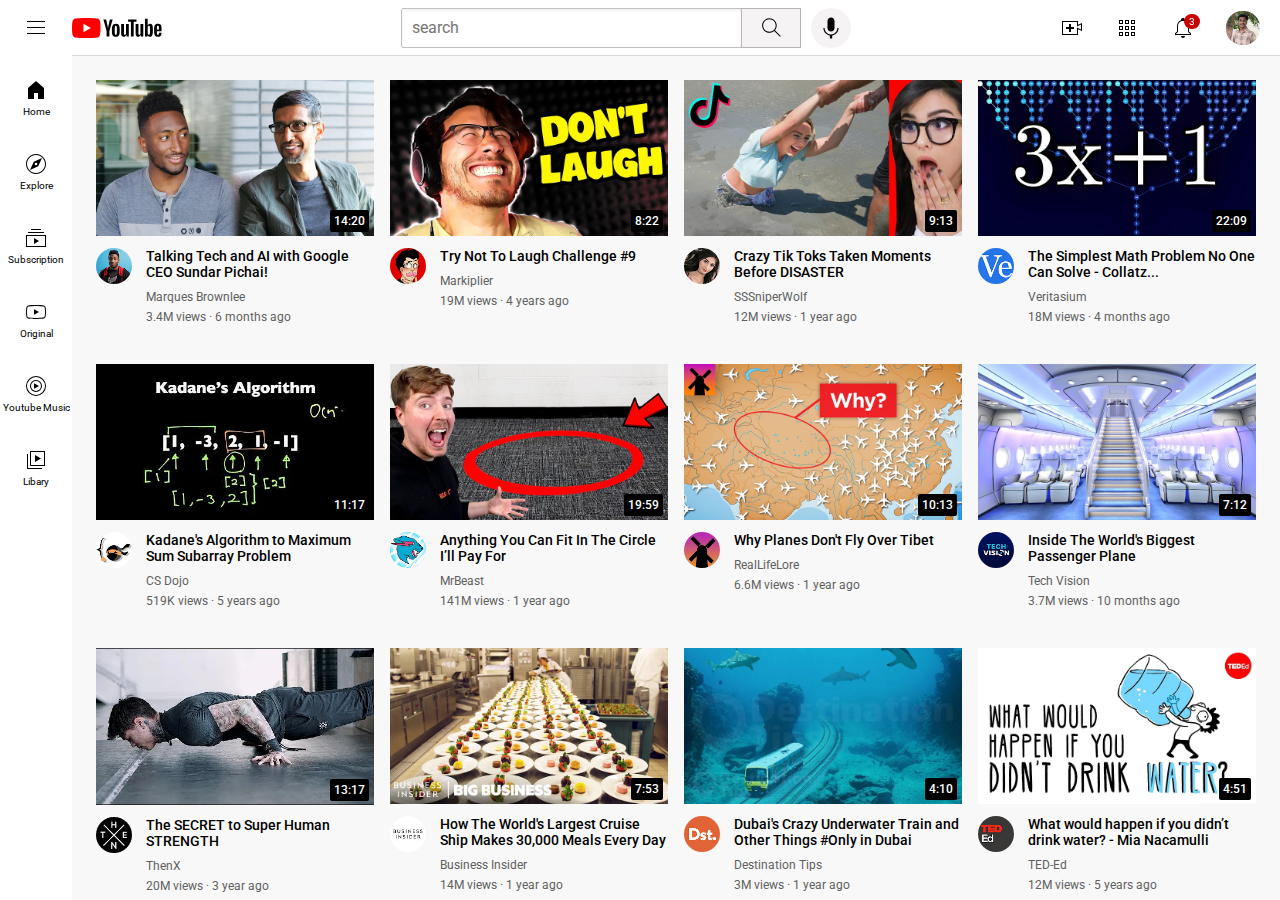
<file: index.html>
<!DOCTYPE html>
<html>
<!--hello there , I am Akshay-->
<head>

  <title>Youtube.com</title>
  <link rel="preconnect" href="https://fonts.googleapis.com">
  <link rel="preconnect" href="https://fonts.gstatic.com" crossorigin>
  <link href="https://fonts.googleapis.com/css2?family=Roboto:ital,wght@0,100..900;1,100..900&display=swap"
    rel="stylesheet">

    <link rel="stylesheet" href="style/header.css">
    <link rel="stylesheet" href="style/genral.css">
    <link rel="stylesheet" href="style/video.css">
    <link rel="stylesheet" href="style/sidebar.css">
</head>

<body>
  <div class="header">
    <div class="left">
      <img  class="burger"  src="YouTube Exercise_files/hamburger-menu.svg">
      <img class="youtubelogo" src="YouTube Exercise_files/youtube-logo.svg">
    </div>
    <div class="middle">
      <input class="search" type="text" placeholder="search">
      <button class="search-button"><img class="searchicon" src="YouTube Exercise_files/search.svg">
         <div class="tooltip">Search </div>
      </button>
      <button class="voice-search"><img voiceicon src="YouTube Exercise_files/voice-search-icon.svg"
        ><div class="tooltip">Search with your voice </div>
      </button>
    </div>
    <div class="right">
      <div class="upload-icon">
        <img class="upload" src="YouTube Exercise_files/upload.svg">
        <div class="tooltip">Create </div>
      </div>
      <div class="app-icon">
        <img class="app" src="YouTube Exercise_files/youtube-apps.svg">
        <div class="tooltip">Youtube Apps </div>
      </div>
      
      <div class="bell-notification">
        <div class="bell-icon">
          <img class="bell" src="YouTube Exercise_files/notifications.svg">
          <div class="tooltip">Notification </div>
        </div>
        <div class="notification-count" >3</div>
      </div>
      <div class="mychannel-icon">
        <img class="mychannel" src="YouTube Exercise_files/my-channel.jpg">
      </div>
        
        
      
    </div>
  </div>
  <div class="sidebar">
    <div class="sidebar-link">
      <img src="YouTube Exercise_files/home.svg">
      <div>Home</div>
    </div>
    <div class="sidebar-link">
      <img src="YouTube Exercise_files/explore.svg">
      <div>Explore</div>
    </div>
    <div class="sidebar-link">
      <img src="YouTube Exercise_files/subscriptions.svg">
      <div>Subscription</div>
    </div>
    <div class="sidebar-link">
      <img src="YouTube Exercise_files/originals.svg">
      <div>Original</div>
    </div>
    <div class="sidebar-link">
      <img src="YouTube Exercise_files/youtube-music.svg">
      <div>Youtube Music</div>
    </div>
    <div class="sidebar-link">
      <img src="YouTube Exercise_files/library.svg">
      <div>Libary</div>
    </div>
  </div>

<div class="video-grid">
      <div class="video-preview">
        <div class="thumbnail-row">
            <a href="https://www.youtube.com/c/mkbhd">
              <img class="img1" src="YouTube Exercise_files/thumbnail-1.webp">
            </a> 
        <div class="video-time">14:20</div>    
        </div>
        <div class="video-info-grid">
              <div class="channel">
                <a href="https://www.youtube.com/c/mkbhd">
                  <img class="image" src="YouTube Exercise_files/channel-1.jpeg">
                </a> 
              </div>
                  <div class="video-info">
                    <p class="context">
                        Talking Tech and AI with Google CEO Sundar Pichai!
                    </p>
                    <p class="author">
                          Marques Brownlee
                      </p>
                    <p  class="views">
                          3.4M views &#183 6 months ago
                    </p>
                  </div>

        </div>

      </div>

    <div class="video-preview">
      <div class="thumbnail-row">
        <a href="https://www.youtube.com/watch?v=mP0RAo9SKZk">
          <img class="img1" src="YouTube Exercise_files/thumbnail-2.webp">
        </a>
        <div class="video-time">8:22</div>  
      </div>
        <div class="video-info-grid">
            <div class="channel">
              <a href="https://www.youtube.com/c/markiplier">
                <img class="image" src="YouTube Exercise_files/channel-2.jpeg">
              </a>
            </div>
            <div class="video-info">
              <p class="context">
              Try Not To Laugh Challenge #9
              </p>

              <p class="author">
              Markiplier
              </p>

              <p  class="views">
                19M views &#183 4 years ago
              </p>
            </div>

      </div>

    </div>

    <div class="video-preview">
      <div class="thumbnail-row">
         <a href="https://www.youtube.com/watch?v=FgjPQQeTh1w">
          <img class="img1" src="YouTube Exercise_files/thumbnail-3.webp">
        </a>
        <div class="video-time">9:13</div> 
      </div>
        <div class="video-info-grid">
            <div class="channel">
              <a href="https://www.youtube.com/user/SSSniperWolf">
                <img class="image" src="YouTube Exercise_files/channel-3.jpeg">
              </a>
            </div>
            <div class="video-info">
            <p class="context">
               Crazy Tik Toks Taken Moments Before DISASTER
            </p>

            <p class="author">
              SSSniperWolf
              </p>

            <p  class="views">
              12M views · 1 year ago
              </p>
            </div>

      </div>

    </div>

    <div class="video-preview">
      <div class="thumbnail-row">
         <a href="https://www.youtube.com/watch?v=094y1Z2wpJg">
          <img class="img1" src="YouTube Exercise_files/thumbnail-4.webp">
        </a>
        <div 
        class="video-time">22:09</div> 
        </div>
        <div class="video-info-grid">
            <div class="channel">
              <a href="https://www.youtube.com/c/veritasium">
                <img class="image" src="YouTube Exercise_files/channel-4.jpeg">
              </a>
            </div>
            <div class="video-info">
            <p class="context">
              The Simplest Math Problem No One Can Solve - Collatz...
            </p>

            <p class="author">
              Veritasium

              </p>

            <p  class="views">
              18M views · 4 months ago
              </p>
            </div>

      </div>

    </div>

    <div class="video-preview">
    <div class="thumbnail-row">
       <a href="https://www.youtube.com/watch?v=86CQq3pKSUw">
          <img class="img1" src="YouTube Exercise_files/thumbnail-5.webp">
        </a>
      <div class="video-time">11:17</div> 
     </div>
      <div class="video-info-grid">
          <div class="channel">
            <a href="https://www.youtube.com/c/CSDojo">
                <img class="image" src="YouTube Exercise_files/channel-5.jpeg">
            </a>
          </div>
          <div class="video-info">
          <p class="context">
            Kadane's Algorithm to Maximum Sum Subarray Problem
          </p>

          <p class="author">
            CS Dojo
            </p>

          <p  class="views">
            519K views · 5 years ago
            </p>
          </div>

    </div>

    </div>

    <div class="video-preview">
    <div class="thumbnail-row">
       <a href="https://www.youtube.com/watch?v=yXWw0_UfSFg">
          <img class="img1" src="YouTube Exercise_files/thumbnail-6.webp">
        </a>
      <div class="video-time">19:59</div> 
    </div>
      <div class="video-info-grid">
          <div class="channel">
            <a href="https://www.youtube.com/channel/UCX6OQ3DkcsbYNE6H8uQQuVA">
                <img class="image" src="YouTube Exercise_files/channel-6.jpeg">
            </a>
          </div>
          <div class="video-info">
          <p class="context">
            Anything You Can Fit In The Circle I’ll Pay For
          </p>

          <p class="author">
            MrBeast
            </p>

          <p  class="views">
            141M views · 1 year ago
            </p>
          </div>

    </div>

    </div>

    <div class="video-preview">
    <div class="thumbnail-row">
       <a href="https://www.youtube.com/watch?v=fNVa1qMbF9Y">
          <img class="img1" src="YouTube Exercise_files/thumbnail-7.webp">
        </a>
      <div class="video-time">10:13</div> 
    </div>
      <div class="video-info-grid">
          <div class="channel">
            <a href="https://www.youtube.com/channel/UCP5tjEmvPItGyLhmjdwP7Ww">
                <img class="image" src="YouTube Exercise_files/channel-7.jpeg">
            </a>
          </div>
          <div class="video-info">
          <p class="context">
            Why Planes Don't Fly Over Tibet
          </p>
          <p class="author">
            RealLifeLore
            </p>

          <p  class="views">
            6.6M views · 1 year ago
            </p>
          </div>

    </div>

    </div>

    <div class="video-preview">
    <div class="thumbnail-row">
       <a href="https://www.youtube.com/channel/UCHAK6CyegY22Zj2GWrcaIxg">
          <img class="img1" src="YouTube Exercise_files/thumbnail-8.webp">
        </a>
      <div class="video-time">7:12</div> 
    </div>
      <div class="video-info-grid">
          <div class="channel">
            <a href="https://www.youtube.com/channel/UCHAK6CyegY22Zj2GWrcaIxg">
                <img class="image" src="YouTube Exercise_files/channel-8.jpeg">
            </a>
          </div>
          <div class="video-info">
          <p class="context">
            
            Inside The World's Biggest Passenger Plane
          </p>

          <p class="author">
            Tech Vision
            </p>

          <p  class="views">
            3.7M views · 10 months ago
            </p>
          </div>

    </div>

    </div>
    
    <div class="video-preview">
      <div class="thumbnail-row">
         <a href="https://www.youtube.com/c/OFFICIALTHENXSTUDIOS">
          <img class="img1" src="YouTube Exercise_files/thumbnail-9.webp">
        </a>
        <div class="video-time">13:17</div> 
        </div>
        <div class="video-info-grid">
            <div class="channel">
              <a href="https://www.youtube.com/c/OFFICIALTHENXSTUDIOS">
                <img class="image" src="YouTube Exercise_files/channel-9.jpeg">
            </a>
            </div>
            <div class="video-info">
            <p class="context">
              The SECRET to Super Human STRENGTH
            </p>
  
            <p class="author">
              ThenX
              </p>
  
            <p  class="views">
              20M views · 3 year ago
              </p>
            </div>
  
      </div>
  
      </div>
  
      <div class="video-preview">
      <div class="thumbnail-row">
         <a href="https://www.youtube.com/watch?v=R2vXbFp5C9o">
          <img class="img1" src="YouTube Exercise_files/thumbnail-10.webp">
        </a>
        <div class="video-time">7:53</div> 
      </div>
        <div class="video-info-grid">
            <div class="channel">
              <a href="https://www.youtube.com/user/businessinsider">
                <img class="image" src="YouTube Exercise_files/channel-10.jpeg">
            </a>
            </div>
            <div class="video-info">
            <p class="context">
              How The World's Largest Cruise Ship Makes 30,000 Meals Every Day
            </p>
  
            <p class="author">
              Business Insider
              </p>
  
            <p  class="views">
              14M views · 1 year ago
              </p>
            </div>
  
      </div>
  
      </div>
  
      <div class="video-preview">
      <div class="thumbnail-row">
         <a href="https://www.youtube.com/c/Destinationtips">
          <img class="img1" src="YouTube Exercise_files/thumbnail-11.webp">
        </a>
        <div class="video-time">4:10</div> 
      </div>
        <div class="video-info-grid">
            <div class="channel">
              <a href="https://www.youtube.com/c/Destinationtips">
                <img class="image" src="YouTube Exercise_files/channel-11.jpeg">
            </a>
            </div>
            <div class="video-info">
            <p class="context">
             Dubai's Crazy Underwater Train and Other Things #Only in Dubai
            </p>
            <p class="author">
              Destination Tips
              </p>
  
            <p  class="views">
              3M views · 1 year ago
              </p>
            </div>
  
      </div>
  
      </div>
  
      <div class="video-preview">
      <div class="thumbnail-row">
         <a href="https://www.youtube.com/watch?v=9iMGFqMmUFs">
          <img class="img1" src="YouTube Exercise_files/thumbnail-12.webp">
        </a>
        <div class="video-time">4:51</div> 
      </div>
        <div class="video-info-grid">
            <div class="channel">
              <a href="https://www.youtube.com/teded">
                <img class="image" src="YouTube Exercise_files/channel-12.jpeg">
              </a>
            </div>
            <div class="video-info">
            <p class="context">
              What would happen if you didn’t drink water? - Mia Nacamulli
            </p>
  
            <p class="author">
              TED-Ed
              </p>
  
            <p  class="views">
              12M views · 5 years ago
              </p>
            </div>
  
      </div>
  
      </div>
  
</div>

</body>

</html>
</file>
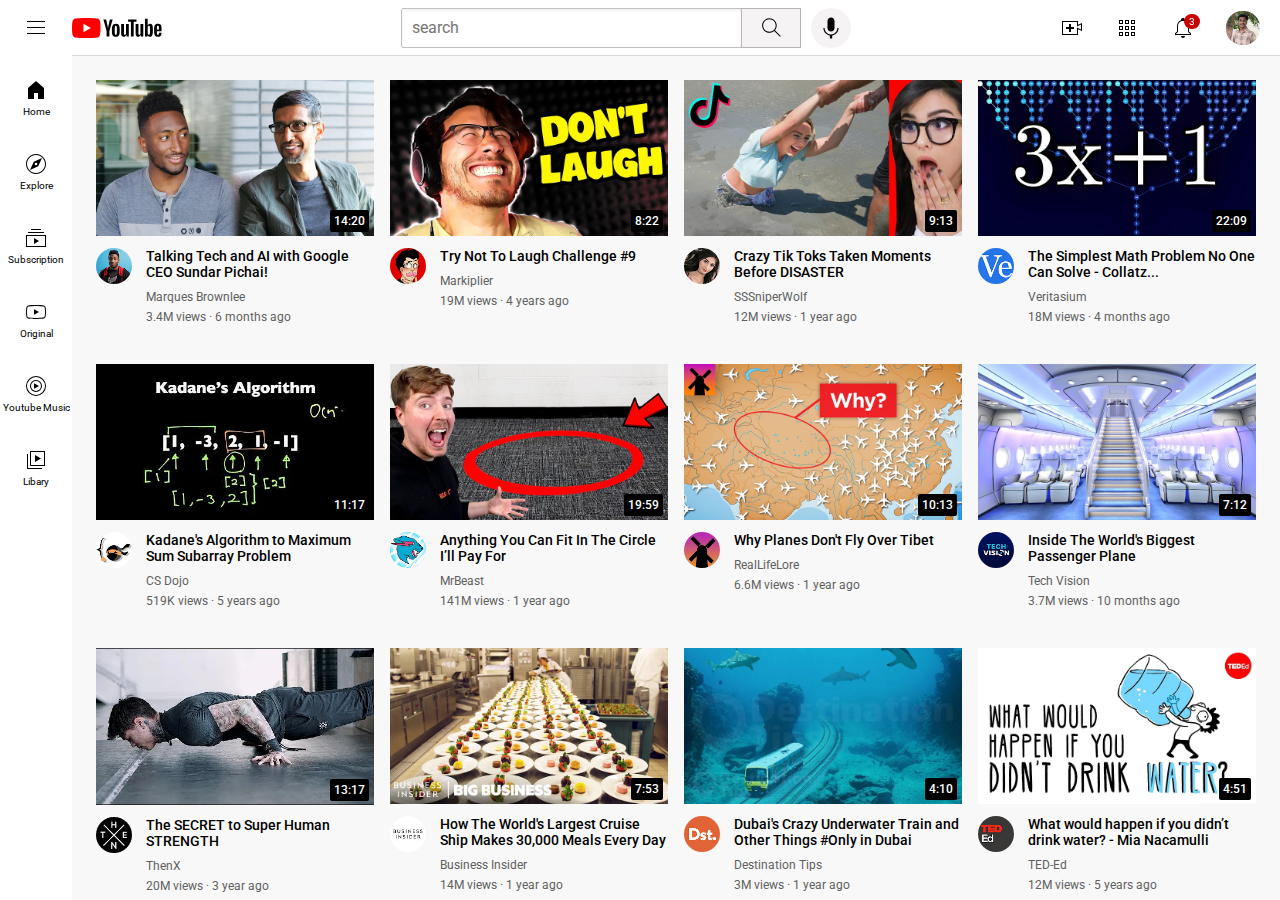
<file: youtube.html>
<!DOCTYPE html>
<html>
<!--hello there , I am Akshay-->
<head>

  <title>Youtube.com</title>
  <link rel="preconnect" href="https://fonts.googleapis.com">
  <link rel="preconnect" href="https://fonts.gstatic.com" crossorigin>
  <link href="https://fonts.googleapis.com/css2?family=Roboto:ital,wght@0,100..900;1,100..900&display=swap"
    rel="stylesheet">

    <link rel="stylesheet" href="style/header.css">
    <link rel="stylesheet" href="style/genral.css">
    <link rel="stylesheet" href="style/video.css">
    <link rel="stylesheet" href="style/sidebar.css">
</head>

<body>
  <div class="header">
    <div class="left">
      <img  class="burger"  src="YouTube Exercise_files/hamburger-menu.svg">
      <img class="youtubelogo" src="YouTube Exercise_files/youtube-logo.svg">
    </div>
    <div class="middle">
      <input class="search" type="text" placeholder="search">
      <button class="search-button"><img class="searchicon" src="YouTube Exercise_files/search.svg">
         <div class="tooltip">Search </div>
      </button>
      <button class="voice-search"><img voiceicon src="YouTube Exercise_files/voice-search-icon.svg"
        ><div class="tooltip">Search with your voice </div>
      </button>
    </div>
    <div class="right">
      <div class="upload-icon">
        <img class="upload" src="YouTube Exercise_files/upload.svg">
        <div class="tooltip">Create </div>
      </div>
      <div class="app-icon">
        <img class="app" src="YouTube Exercise_files/youtube-apps.svg">
        <div class="tooltip">Youtube Apps </div>
      </div>
      
      <div class="bell-notification">
        <div class="bell-icon">
          <img class="bell" src="YouTube Exercise_files/notifications.svg">
          <div class="tooltip">Notification </div>
        </div>
        <div class="notification-count" >3</div>
      </div>
      <div class="mychannel-icon">
        <img class="mychannel" src="YouTube Exercise_files/my-channel.jpg">
      </div>
        
        
      
    </div>
  </div>
  <div class="sidebar">
    <div class="sidebar-link">
      <img src="YouTube Exercise_files/home.svg">
      <div>Home</div>
    </div>
    <div class="sidebar-link">
      <img src="YouTube Exercise_files/explore.svg">
      <div>Explore</div>
    </div>
    <div class="sidebar-link">
      <img src="YouTube Exercise_files/subscriptions.svg">
      <div>Subscription</div>
    </div>
    <div class="sidebar-link">
      <img src="YouTube Exercise_files/originals.svg">
      <div>Original</div>
    </div>
    <div class="sidebar-link">
      <img src="YouTube Exercise_files/youtube-music.svg">
      <div>Youtube Music</div>
    </div>
    <div class="sidebar-link">
      <img src="YouTube Exercise_files/library.svg">
      <div>Libary</div>
    </div>
  </div>

<div class="video-grid">
      <div class="video-preview">
        <div class="thumbnail-row">
            <a href="https://www.youtube.com/c/mkbhd">
              <img class="img1" src="YouTube Exercise_files/thumbnail-1.webp">
            </a> 
        <div class="video-time">14:20</div>    
        </div>
        <div class="video-info-grid">
              <div class="channel">
                <a href="https://www.youtube.com/c/mkbhd">
                  <img class="image" src="YouTube Exercise_files/channel-1.jpeg">
                </a> 
              </div>
                  <div class="video-info">
                    <p class="context">
                        Talking Tech and AI with Google CEO Sundar Pichai!
                    </p>
                    <p class="author">
                          Marques Brownlee
                      </p>
                    <p  class="views">
                          3.4M views &#183 6 months ago
                    </p>
                  </div>

        </div>

      </div>

    <div class="video-preview">
      <div class="thumbnail-row">
        <a href="https://www.youtube.com/watch?v=mP0RAo9SKZk">
          <img class="img1" src="YouTube Exercise_files/thumbnail-2.webp">
        </a>
        <div class="video-time">8:22</div>  
      </div>
        <div class="video-info-grid">
            <div class="channel">
              <a href="https://www.youtube.com/c/markiplier">
                <img class="image" src="YouTube Exercise_files/channel-2.jpeg">
              </a>
            </div>
            <div class="video-info">
              <p class="context">
              Try Not To Laugh Challenge #9
              </p>

              <p class="author">
              Markiplier
              </p>

              <p  class="views">
                19M views &#183 4 years ago
              </p>
            </div>

      </div>

    </div>

    <div class="video-preview">
      <div class="thumbnail-row">
         <a href="https://www.youtube.com/watch?v=FgjPQQeTh1w">
          <img class="img1" src="YouTube Exercise_files/thumbnail-3.webp">
        </a>
        <div class="video-time">9:13</div> 
      </div>
        <div class="video-info-grid">
            <div class="channel">
              <a href="https://www.youtube.com/user/SSSniperWolf">
                <img class="image" src="YouTube Exercise_files/channel-3.jpeg">
              </a>
            </div>
            <div class="video-info">
            <p class="context">
               Crazy Tik Toks Taken Moments Before DISASTER
            </p>

            <p class="author">
              SSSniperWolf
              </p>

            <p  class="views">
              12M views · 1 year ago
              </p>
            </div>

      </div>

    </div>

    <div class="video-preview">
      <div class="thumbnail-row">
         <a href="https://www.youtube.com/watch?v=094y1Z2wpJg">
          <img class="img1" src="YouTube Exercise_files/thumbnail-4.webp">
        </a>
        <div 
        class="video-time">22:09</div> 
        </div>
        <div class="video-info-grid">
            <div class="channel">
              <a href="https://www.youtube.com/c/veritasium">
                <img class="image" src="YouTube Exercise_files/channel-4.jpeg">
              </a>
            </div>
            <div class="video-info">
            <p class="context">
              The Simplest Math Problem No One Can Solve - Collatz...
            </p>

            <p class="author">
              Veritasium

              </p>

            <p  class="views">
              18M views · 4 months ago
              </p>
            </div>

      </div>

    </div>

    <div class="video-preview">
    <div class="thumbnail-row">
       <a href="https://www.youtube.com/watch?v=86CQq3pKSUw">
          <img class="img1" src="YouTube Exercise_files/thumbnail-5.webp">
        </a>
      <div class="video-time">11:17</div> 
     </div>
      <div class="video-info-grid">
          <div class="channel">
            <a href="https://www.youtube.com/c/CSDojo">
                <img class="image" src="YouTube Exercise_files/channel-5.jpeg">
            </a>
          </div>
          <div class="video-info">
          <p class="context">
            Kadane's Algorithm to Maximum Sum Subarray Problem
          </p>

          <p class="author">
            CS Dojo
            </p>

          <p  class="views">
            519K views · 5 years ago
            </p>
          </div>

    </div>

    </div>

    <div class="video-preview">
    <div class="thumbnail-row">
       <a href="https://www.youtube.com/watch?v=yXWw0_UfSFg">
          <img class="img1" src="YouTube Exercise_files/thumbnail-6.webp">
        </a>
      <div class="video-time">19:59</div> 
    </div>
      <div class="video-info-grid">
          <div class="channel">
            <a href="https://www.youtube.com/channel/UCX6OQ3DkcsbYNE6H8uQQuVA">
                <img class="image" src="YouTube Exercise_files/channel-6.jpeg">
            </a>
          </div>
          <div class="video-info">
          <p class="context">
            Anything You Can Fit In The Circle I’ll Pay For
          </p>

          <p class="author">
            MrBeast
            </p>

          <p  class="views">
            141M views · 1 year ago
            </p>
          </div>

    </div>

    </div>

    <div class="video-preview">
    <div class="thumbnail-row">
       <a href="https://www.youtube.com/watch?v=fNVa1qMbF9Y">
          <img class="img1" src="YouTube Exercise_files/thumbnail-7.webp">
        </a>
      <div class="video-time">10:13</div> 
    </div>
      <div class="video-info-grid">
          <div class="channel">
            <a href="https://www.youtube.com/channel/UCP5tjEmvPItGyLhmjdwP7Ww">
                <img class="image" src="YouTube Exercise_files/channel-7.jpeg">
            </a>
          </div>
          <div class="video-info">
          <p class="context">
            Why Planes Don't Fly Over Tibet
          </p>
          <p class="author">
            RealLifeLore
            </p>

          <p  class="views">
            6.6M views · 1 year ago
            </p>
          </div>

    </div>

    </div>

    <div class="video-preview">
    <div class="thumbnail-row">
       <a href="https://www.youtube.com/channel/UCHAK6CyegY22Zj2GWrcaIxg">
          <img class="img1" src="YouTube Exercise_files/thumbnail-8.webp">
        </a>
      <div class="video-time">7:12</div> 
    </div>
      <div class="video-info-grid">
          <div class="channel">
            <a href="https://www.youtube.com/channel/UCHAK6CyegY22Zj2GWrcaIxg">
                <img class="image" src="YouTube Exercise_files/channel-8.jpeg">
            </a>
          </div>
          <div class="video-info">
          <p class="context">
            
            Inside The World's Biggest Passenger Plane
          </p>

          <p class="author">
            Tech Vision
            </p>

          <p  class="views">
            3.7M views · 10 months ago
            </p>
          </div>

    </div>

    </div>
    
    <div class="video-preview">
      <div class="thumbnail-row">
         <a href="https://www.youtube.com/c/OFFICIALTHENXSTUDIOS">
          <img class="img1" src="YouTube Exercise_files/thumbnail-9.webp">
        </a>
        <div class="video-time">13:17</div> 
        </div>
        <div class="video-info-grid">
            <div class="channel">
              <a href="https://www.youtube.com/c/OFFICIALTHENXSTUDIOS">
                <img class="image" src="YouTube Exercise_files/channel-9.jpeg">
            </a>
            </div>
            <div class="video-info">
            <p class="context">
              The SECRET to Super Human STRENGTH
            </p>
  
            <p class="author">
              ThenX
              </p>
  
            <p  class="views">
              20M views · 3 year ago
              </p>
            </div>
  
      </div>
  
      </div>
  
      <div class="video-preview">
      <div class="thumbnail-row">
         <a href="https://www.youtube.com/watch?v=R2vXbFp5C9o">
          <img class="img1" src="YouTube Exercise_files/thumbnail-10.webp">
        </a>
        <div class="video-time">7:53</div> 
      </div>
        <div class="video-info-grid">
            <div class="channel">
              <a href="https://www.youtube.com/user/businessinsider">
                <img class="image" src="YouTube Exercise_files/channel-10.jpeg">
            </a>
            </div>
            <div class="video-info">
            <p class="context">
              How The World's Largest Cruise Ship Makes 30,000 Meals Every Day
            </p>
  
            <p class="author">
              Business Insider
              </p>
  
            <p  class="views">
              14M views · 1 year ago
              </p>
            </div>
  
      </div>
  
      </div>
  
      <div class="video-preview">
      <div class="thumbnail-row">
         <a href="https://www.youtube.com/c/Destinationtips">
          <img class="img1" src="YouTube Exercise_files/thumbnail-11.webp">
        </a>
        <div class="video-time">4:10</div> 
      </div>
        <div class="video-info-grid">
            <div class="channel">
              <a href="https://www.youtube.com/c/Destinationtips">
                <img class="image" src="YouTube Exercise_files/channel-11.jpeg">
            </a>
            </div>
            <div class="video-info">
            <p class="context">
             Dubai's Crazy Underwater Train and Other Things #Only in Dubai
            </p>
            <p class="author">
              Destination Tips
              </p>
  
            <p  class="views">
              3M views · 1 year ago
              </p>
            </div>
  
      </div>
  
      </div>
  
      <div class="video-preview">
      <div class="thumbnail-row">
         <a href="https://www.youtube.com/watch?v=9iMGFqMmUFs">
          <img class="img1" src="YouTube Exercise_files/thumbnail-12.webp">
        </a>
        <div class="video-time">4:51</div> 
      </div>
        <div class="video-info-grid">
            <div class="channel">
              <a href="https://www.youtube.com/teded">
                <img class="image" src="YouTube Exercise_files/channel-12.jpeg">
              </a>
            </div>
            <div class="video-info">
            <p class="context">
              What would happen if you didn’t drink water? - Mia Nacamulli
            </p>
  
            <p class="author">
              TED-Ed
              </p>
  
            <p  class="views">
              12M views · 5 years ago
              </p>
            </div>
  
      </div>
  
      </div>
  
</div>

</body>

</html>
</file>
<file: style/header.css>
.header{
  height: 55px;
  display:flex;
  flex-direction: row;
  justify-content: space-between;
  position: fixed;
  top: 0;
  left: 0;
  right: 0;
  background-color: white;
  border-bottom-width: 1px;
  border-bottom-style: solid;
  border-bottom-color: rgb(219, 217, 217);
  z-index: 100;
}

.left{
  display: flex;
  align-items: center;
}

.burger{
  height: 24px;
  margin-left: 24px;
  margin-right:24px;
  cursor:pointer;
}
.youtubelogo{
  height:20px;
  cursor:pointer;
}

.middle{
  
  flex:1;
  margin-left: 110px;
  margin-right: 80px;
  max-width: 450px;
  display: flex;
  align-items: center;
}
.search{
  flex: 1;
  height: 36px;
  padding-left: 10px;
  font-size: 16px;
  border-width: 1px;
  border-style: solid;
  border-color: rgb(192, 192, 192);
  border-radius: 2px;
  box-shadow: inset 1px 2px 3px   rgba(0, 0, 0, 0.05);
  width: 0;
  
}



.search::placeholder {
  font-family: roboto,Arial;
  font-size: 16px;
}

.search-button{
  height:40px;
  width: 60px;
  background-color: rgb(245, 243, 243);
  border-width: 1px;
  border-style: solid;
  border-color: rgb(182, 180, 180);
  margin-left: -1px;
  margin-right: 10px;
  
}

.search-button,
.voice-search,
.upload-icon,
.app-icon,
.bell-icon,
.mychannel-icon
{
  display:flex;
  justify-content: center;
  align-items: center;
  position:relative;
  cursor:pointer;
}

.search-button .tooltip 
,.voice-search .tooltip,
.upload-icon .tooltip,
.app-icon .tooltip,
.bell-icon .tooltip
{
  font-family: roboto,arial;
  position:absolute;
  background-color: grey;
  color:white;
  padding-left: 8px ;
  padding-top: 4px;
  padding-bottom:4px ;
  padding-right:8px ;
  border-radius: 2px;
  font-size: 12px;
  bottom:-30px;
  opacity: 0;
  transition: opacity 0.15s ;
  pointer-events: none;
  white-space: nowrap;
}

.search-button:hover .tooltip ,
 .voice-search:hover .tooltip ,
 .upload-icon:hover .tooltip,
 .app-icon:hover .tooltip,
 .bell-icon:hover .tooltip
{
  opacity: 1;
}

.searchicon{
  height: 25px;
}

.voice-search{
  height: 40px;
  width: 40px;
  border-radius: 20px;
  border: none;
  background-color: rgb(245, 243, 243);
}

.voiceicon{
  height:24px;

}
.right{
  width:200px;
  margin-right: 20px;
  display:flex;
  align-items: center;
  justify-content: space-between;
  flex-shrink: 0;
}

.upload{
  height: 24px;
}

.app{
  height: 24px;
}

.bell{
  height: 24px;
}

.bell-notification{
  position: relative;
}

.notification-count{
  position: absolute;
  top:-2px;
  right:-5px;
  background-color: rgb(200, 0, 0);
  color: white;
 
  font-family: Roboto,Arial;
  font-size:10px;
  padding-left: 5px;
  padding-top: 2px;
  padding-bottom: 2px ;
  padding-right: 5px ;
  border-radius:10px;
}

.mychannel{
  height: 34px;
  border-radius: 16px;
}
</file>
<file: style/genral.css>
p {
  font-family: roboto, Arial;
  margin-top: 0;
  margin-bottom: 0;
}

body{
  margin: 0;
  padding-top: 80px;
  padding-left:96px;
  padding-right: 24px;
  background-color: rgb(248, 248, 248);
}
</file>
<file: style/video.css>
.img1 {
  width: 100%;
}

.context {
  margin-top: 0;
  font-size: 14px;
  font-weight: 500;
  margin-bottom: 10px;

}


.video-info-grid{
  display: grid;
  grid-template-columns: 50px 1fr;
}

.image {
  width: 36px;
  border-radius: 50px;
}

.thumbnail-row {
  margin-bottom: 8px;
  position: relative;
}

.author,
.views {
  font-size: 12px;
  color: rgb(96, 96, 96);
}

.author {
  margin-bottom: 6px;
}
.video-grid{
  display: grid;
  grid-template-columns: 1fr 1fr 1fr 1fr;
  column-gap: 16px;
  row-gap: 40px;
}

@media (max-width: 750px){
  .video-grid{
    grid-template-columns: 1fr  1fr ;
  }
}

@media(min-width:751px) and (max-width:999px){
  .video-grid{
    grid-template-columns: 1fr  1fr 1fr;
  }
}

@media(min-width:1000px) {
  .video-grid{
    grid-template-columns: 1fr  1fr 1fr 1fr;
  }
}



.video-time{
  font-family: Roboto,Arial;
  font-weight: 500;
  font-size: 12px;
  background-color: black;
  color: white;
  padding: 4px;
  border-radius:2px;
  position:absolute;
  right:5px;
  bottom: 8px;
 
}
</file>
<file: style/sidebar.css>
.sidebar{
  position: fixed;
  left: 0;
  bottom:0;
  top: 55px;
  background-color: white;
  width: 72px;
  z-index: 200;
  padding-top: 5px;
} 

.sidebar-link{
  height: 74px ;
  display:flex;
  justify-content: center;
  align-items: center;
  flex-direction: column;
  cursor:pointer;
}

.sidebar-link:hover{
  background-color: rgb(238, 237, 237);
}

.sidebar-link img{
  height: 24px;
 margin-bottom: 4px;
}

.sidebar-link div {
  font-family: roboto,arial;
  font-size: 10px;


}
</file>
